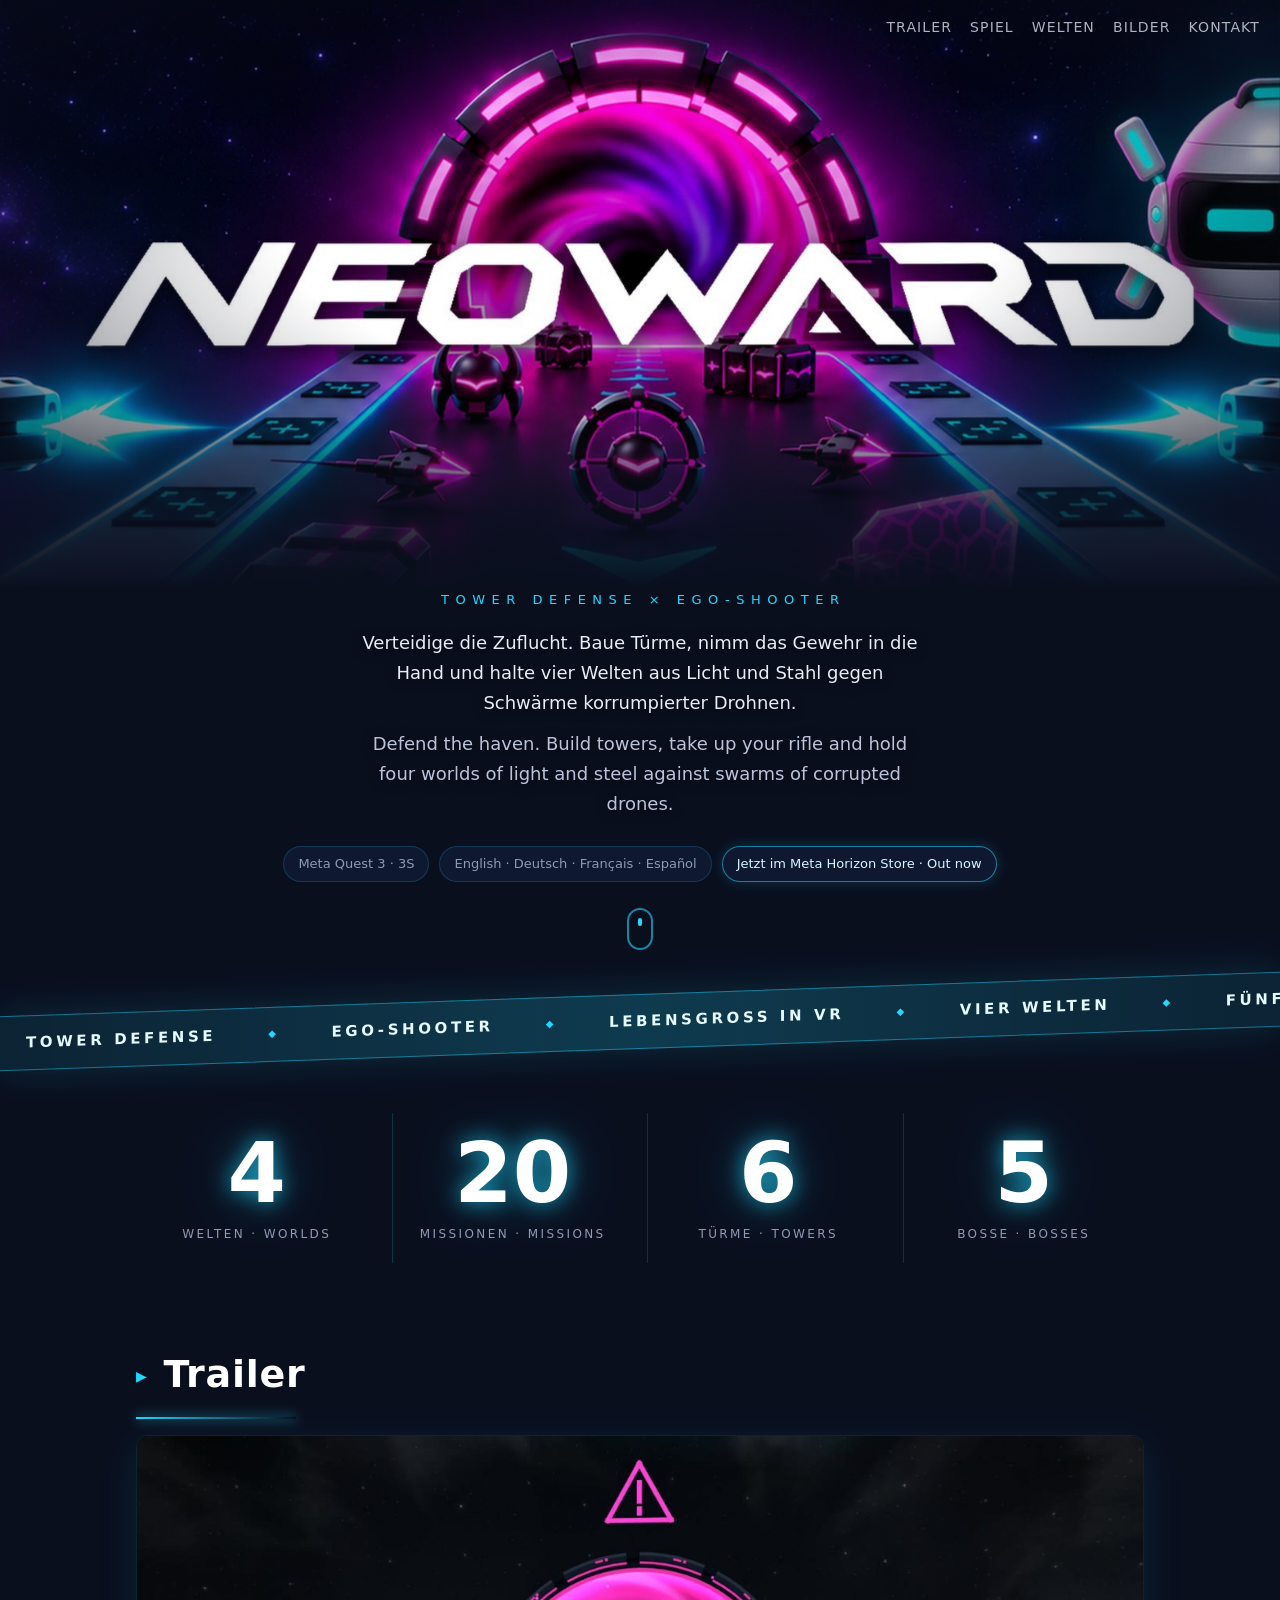
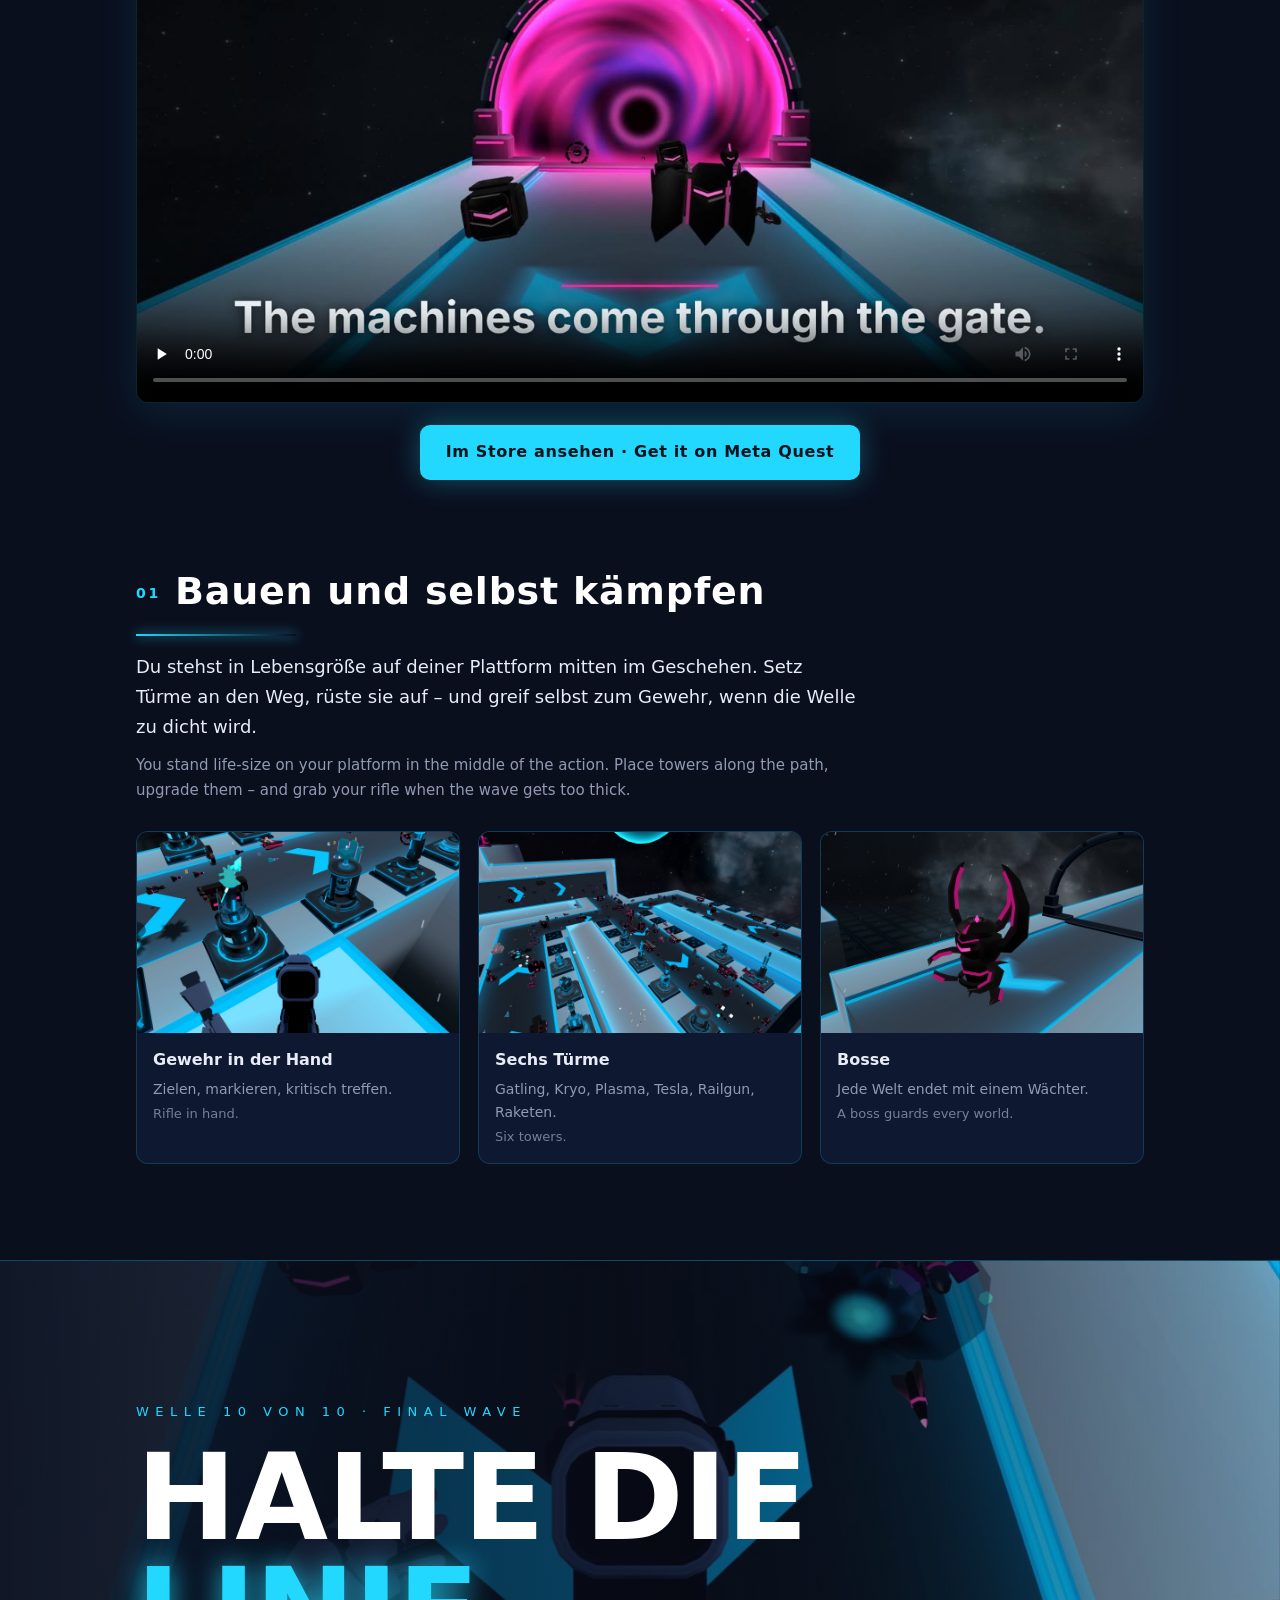
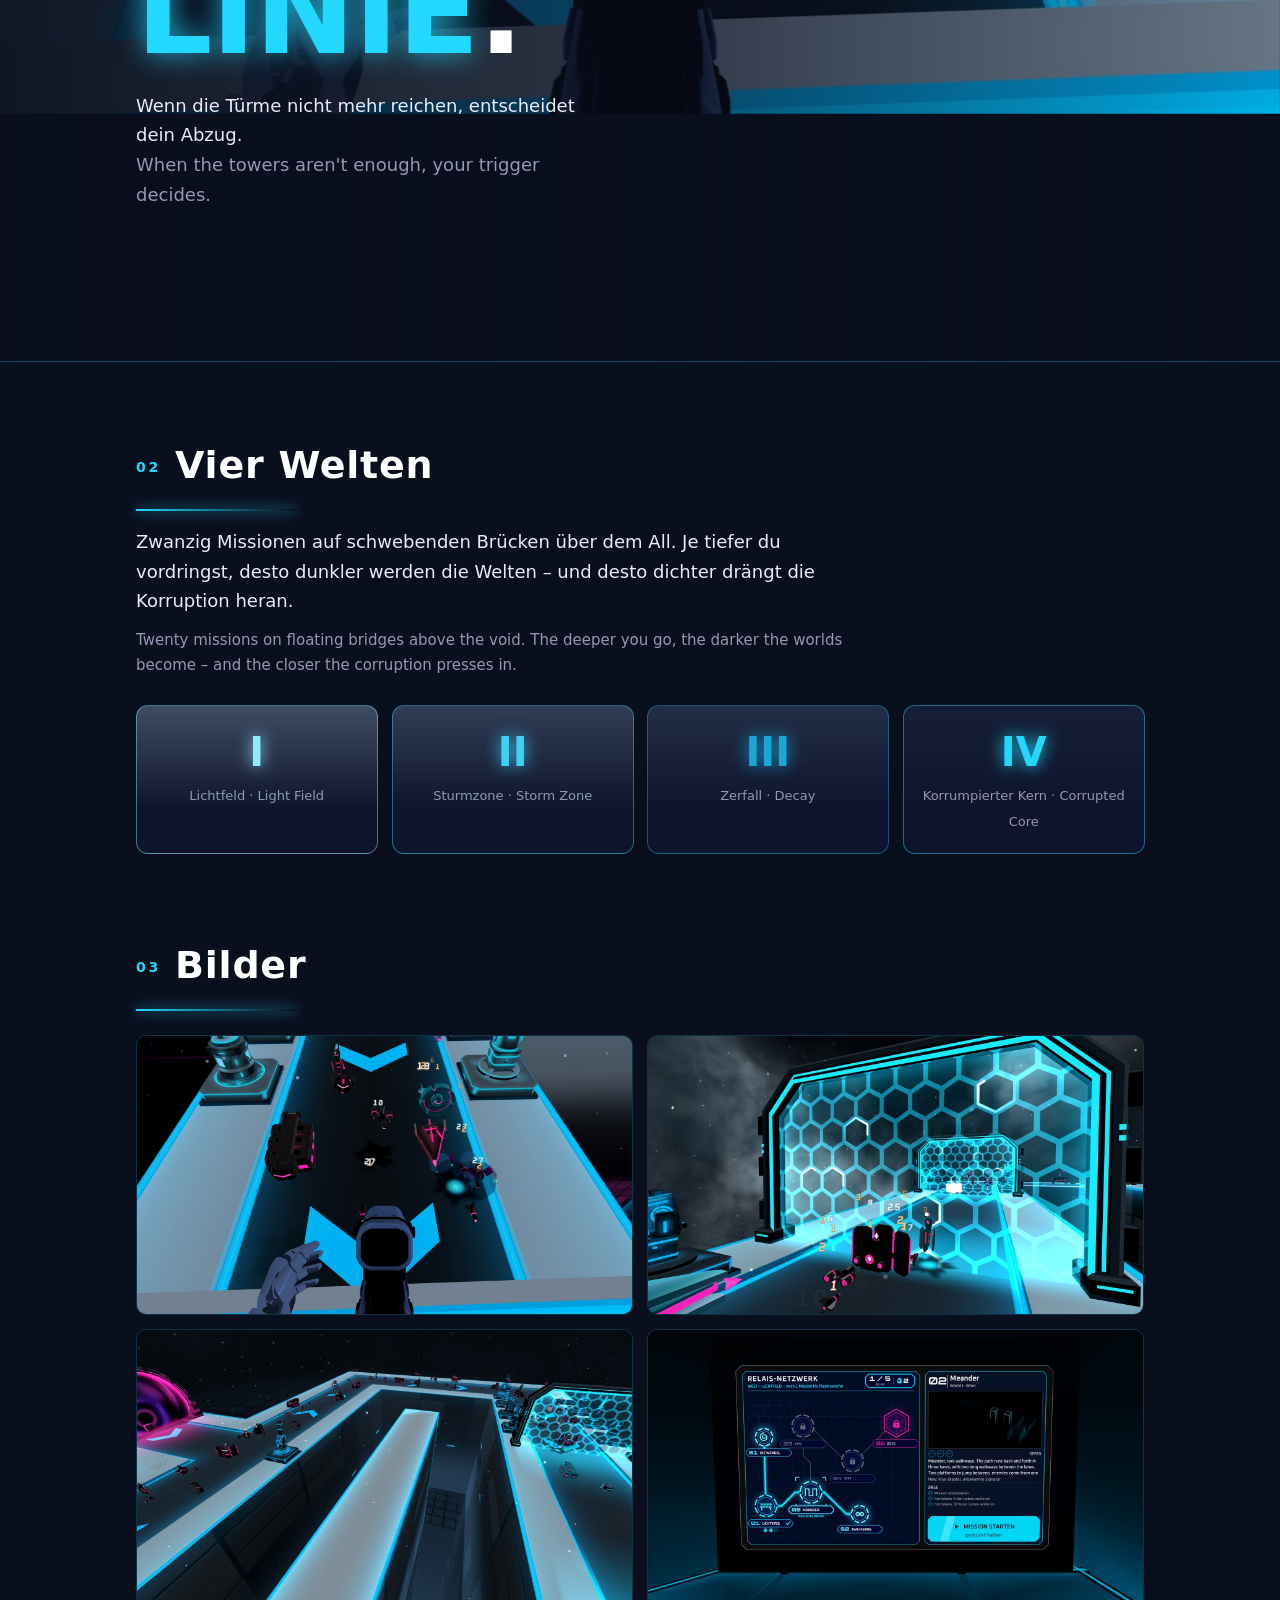
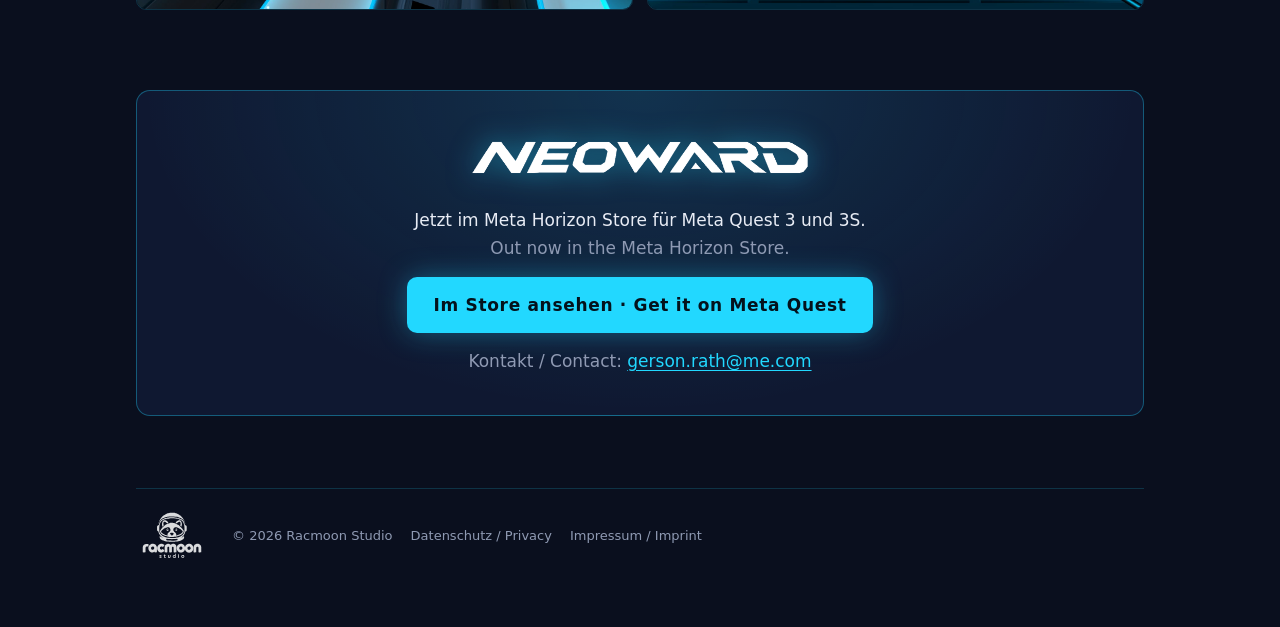
<file: index.html>
<!doctype html>
<html lang="de">
<head>
<meta charset="utf-8">
<meta name="viewport" content="width=device-width, initial-scale=1">
<title>NEOWARD – Tower Defense × Ego-Shooter für Meta Quest</title>
<meta name="description" content="NEOWARD – Tower Defense und Ego-Shooter für Meta Quest 3 und 3S. Baue Türme, nimm das Gewehr in die Hand und verteidige die Zuflucht.">
<meta property="og:type" content="website">
<meta property="og:title" content="NEOWARD – Tower Defense × Ego-Shooter">
<meta property="og:description" content="Für Meta Quest 3 · 3S. Jetzt im Meta Horizon Store.">
<meta property="og:image" content="https://neoward.github.io/img/og.jpg">
<meta name="theme-color" content="#0a0f1e">
<link rel="icon" href="img/gizmo_icon.png">
<link rel="apple-touch-icon" href="img/apple-touch-icon.png">
<link rel="stylesheet" href="style.css">
<script src="email.js" defer></script>
<script src="gizmo.js" defer></script>
<script src="fx.js" defer></script>
</head>
<body class="home">
<canvas id="stars" aria-hidden="true"></canvas>
<div class="progress" aria-hidden="true"></div>
<div class="reticle" aria-hidden="true"></div>
<header class="top">
  <a class="brand" href="#top"><img src="img/logo.png" alt="NEOWARD" width="1400" height="207"></a>
  <nav><a href="#trailer">Trailer</a><a href="#spiel">Spiel</a><a href="#welten">Welten</a><a href="#bilder">Bilder</a><a href="#kontakt">Kontakt</a></nav>
</header>

<section class="hero" id="top">
  <picture class="hero-art" data-parallax="0.3">
    <source media="(max-width: 700px)" srcset="img/banner_hoch.jpg">
    <img src="img/banner.jpg" alt="NEOWARD: Türme am Weg, das Gegner-Tor und Gizmo" width="2400" height="720">
  </picture>
  <div class="sweep" aria-hidden="true"></div>
  <div class="hero-in">
    <p class="kicker">Tower Defense × Ego-Shooter</p>
    <p class="tag">Verteidige die Zuflucht. Baue Türme, nimm das Gewehr in die Hand und halte vier Welten aus Licht und
    Stahl gegen Schwärme korrumpierter Drohnen.</p>
    <p class="tag en">Defend the haven. Build towers, take up your rifle and hold four worlds of light and steel against
    swarms of corrupted drones.</p>
    <div class="badges"><span class="badge">Meta Quest 3 · 3S</span><span class="badge">English · Deutsch · Français · Español</span><a class="badge hot" href="https://www.meta.com/de-de/experiences/neoward/1416411451551655/" target="_blank" rel="noopener">Jetzt im Meta Horizon Store · Out now</a></div>
    <a class="down" href="#spiel" aria-label="Weiter"><span></span></a>
  </div>
</section>

<div class="ticker" aria-hidden="true"><div class="run">
  <span>Tower Defense</span><span>Ego-Shooter</span><span>Lebensgroß in VR</span><span>Vier Welten</span><span>Fünf Bosse</span><span>Sechs Türme</span><span>Verteidige die Zuflucht</span><span>Defend the haven</span>
  <span>Tower Defense</span><span>Ego-Shooter</span><span>Lebensgroß in VR</span><span>Vier Welten</span><span>Fünf Bosse</span><span>Sechs Türme</span><span>Verteidige die Zuflucht</span><span>Defend the haven</span>
</div></div>

<main>
  <section class="stats block">
    <div><b data-n="4">4</b><span>Welten · Worlds</span></div>
    <div><b data-n="20">20</b><span>Missionen · Missions</span></div>
    <div><b data-n="6">6</b><span>Türme · Towers</span></div>
    <div><b data-n="5">5</b><span>Bosse · Bosses</span></div>
  </section>

  <section class="block" id="trailer" data-gizmo="Der Trailer. Ich bin auch drin! · Watch the trailer.">
    <h2><span>▶</span>Trailer</h2>
    <div class="video"><video controls playsinline preload="none" poster="img/trailer_poster.jpg" width="1280" height="720">
      <source src="video/neoward_trailer.mp4" type="video/mp4">
      <a href="video/neoward_trailer.mp4">Trailer ansehen / Watch the trailer</a>
    </video></div>
    <p class="buyrow"><a class="buy" href="https://www.meta.com/de-de/experiences/neoward/1416411451551655/" target="_blank" rel="noopener">Im Store ansehen · Get it on Meta Quest</a></p>
  </section>

  <section class="block" id="spiel" data-gizmo="Ich bin Gizmo, deine Begleiterin. Du baust, ich funke! · I'm Gizmo, your companion.">
    <h2><span>01</span>Bauen und selbst kämpfen</h2>
    <p class="lead">Du stehst in Lebensgröße auf deiner Plattform mitten im Geschehen. Setz Türme an den Weg, rüste sie
    auf – und greif selbst zum Gewehr, wenn die Welle zu dicht wird.</p>
    <p class="lead en">You stand life-size on your platform in the middle of the action. Place towers along the path,
    upgrade them – and grab your rifle when the wave gets too thick.</p>
    <div class="feats">
      <figure class="feat tilt"><img src="img/s1.jpg" alt="Blick aus den Augen mit Gewehr" loading="lazy" width="1600" height="900"><figcaption><b>Gewehr in der Hand</b>Zielen, markieren, kritisch treffen. <i>Rifle in hand.</i></figcaption></figure>
      <figure class="feat tilt"><img src="img/s2.jpg" alt="Übersicht: Türme an den Bahnen gegen eine Welle" loading="lazy" width="1600" height="900"><figcaption><b>Sechs Türme</b>Gatling, Kryo, Plasma, Tesla, Railgun, Raketen. <i>Six towers.</i></figcaption></figure>
      <figure class="feat tilt"><img src="img/s3.jpg" alt="Sichelwächter Kael, der Boss der zweiten Welt" loading="lazy" width="1600" height="900"><figcaption><b>Bosse</b>Jede Welt endet mit einem Wächter. <i>A boss guards every world.</i></figcaption></figure>
    </div>
  </section>

  <section class="wave" aria-label="Die Welle">
    <div class="wave-art" data-parallax="-0.12"><img src="img/s4.jpg" alt="Blick vom Standplatz in eine dichte Welle" loading="lazy" width="1600" height="900"></div>
    <div class="wave-in">
      <p class="kicker">Welle 10 von 10 · Final wave</p>
      <p class="big">Halte die <em>Linie</em>.</p>
      <p class="lead">Wenn die Türme nicht mehr reichen, entscheidet dein Abzug.<br><span class="muted">When the towers aren't enough, your trigger decides.</span></p>
    </div>
  </section>

  <section class="block" id="welten" data-gizmo="Vier Welten, zwanzig Missionen. Je tiefer wir gehen, desto dunkler wird es … · Four worlds, twenty missions.">
    <h2><span>02</span>Vier Welten</h2>
    <p class="lead">Zwanzig Missionen auf schwebenden Brücken über dem All. Je tiefer du vordringst, desto dunkler werden
    die Welten – und desto dichter drängt die Korruption heran.</p>
    <p class="lead en">Twenty missions on floating bridges above the void. The deeper you go, the darker the worlds become
    – and the closer the corruption presses in.</p>
    <div class="worlds">
      <div class="world tilt" style="--w:#8eeaff;--k:.34"><b>I</b><span>Lichtfeld · Light Field</span></div>
      <div class="world tilt" style="--w:#3fd0f5;--k:.24"><b>II</b><span>Sturmzone · Storm Zone</span></div>
      <div class="world tilt" style="--w:#1aa6d6;--k:.14"><b>III</b><span>Zerfall · Decay</span></div>
      <div class="world tilt" style="--w:#22d8ff;--k:.05"><b>IV</b><span>Korrumpierter Kern · Corrupted Core</span></div>
    </div>
  </section>

  <section class="block" id="bilder" data-gizmo="Bilder direkt aus dem Spiel. Sieht gut aus, oder? · Straight from the game.">
    <h2><span>03</span>Bilder</h2>
    <div class="gallery">
      <a class="shot" href="img/s4.jpg" target="_blank" rel="noopener"><img src="img/s4.jpg" alt="Hand am Gewehr, Blick vom Standplatz in eine dichte Welle" loading="lazy" width="1600" height="900"></a>
      <a class="shot" href="img/s5.jpg" target="_blank" rel="noopener"><img src="img/s5.jpg" alt="Gegner vor dem Wabentor der Zuflucht" loading="lazy" width="1600" height="900"></a>
      <a class="shot" href="img/s6.jpg" target="_blank" rel="noopener"><img src="img/s6.jpg" alt="Wege und Türme in Welt I, hinten Gegner-Tor und Zuflucht" loading="lazy" width="1600" height="900"></a>
      <a class="shot" href="img/s7.jpg" target="_blank" rel="noopener"><img src="img/s7.jpg" alt="Levelauswahl: das Relaisnetz" loading="lazy" width="1600" height="900"></a>
    </div>
  </section>

  <section class="block" id="kontakt" data-gizmo="Jetzt im Meta Horizon Store. Ich warte schon auf dich! · Out now!">
    <div class="cta">
      <img src="img/logo.png" alt="NEOWARD" width="1400" height="207">
      <p>Jetzt im Meta Horizon Store für Meta Quest 3 und 3S.<br><span class="muted">Out now in the Meta Horizon Store.</span></p>
      <p><a class="buy" href="https://www.meta.com/de-de/experiences/neoward/1416411451551655/" target="_blank" rel="noopener">Im Store ansehen · Get it on Meta Quest</a></p>
      <p class="muted small">Kontakt / Contact: <span class="em" data-u="htar.nosreg" data-d="moc.em">gerson.rath [at] me [punkt] com</span></p>
    </div>
  </section>

  <footer><img class="studio" src="img/racmoon_studio.svg" alt="racmoon studio" width="72" height="54"><span>© 2026 Racmoon Studio</span><a href="datenschutz.html">Datenschutz / Privacy</a><a href="impressum.html">Impressum / Imprint</a></footer>
</main>

<aside class="gizmo" aria-hidden="true">
  <div class="bubble" id="gizmo-say"></div>
  <img src="img/gizmo.png" alt="" width="356" height="358">
</aside>
<div class="lightbox" hidden><img alt=""></div>
</body>
</html>
</file>
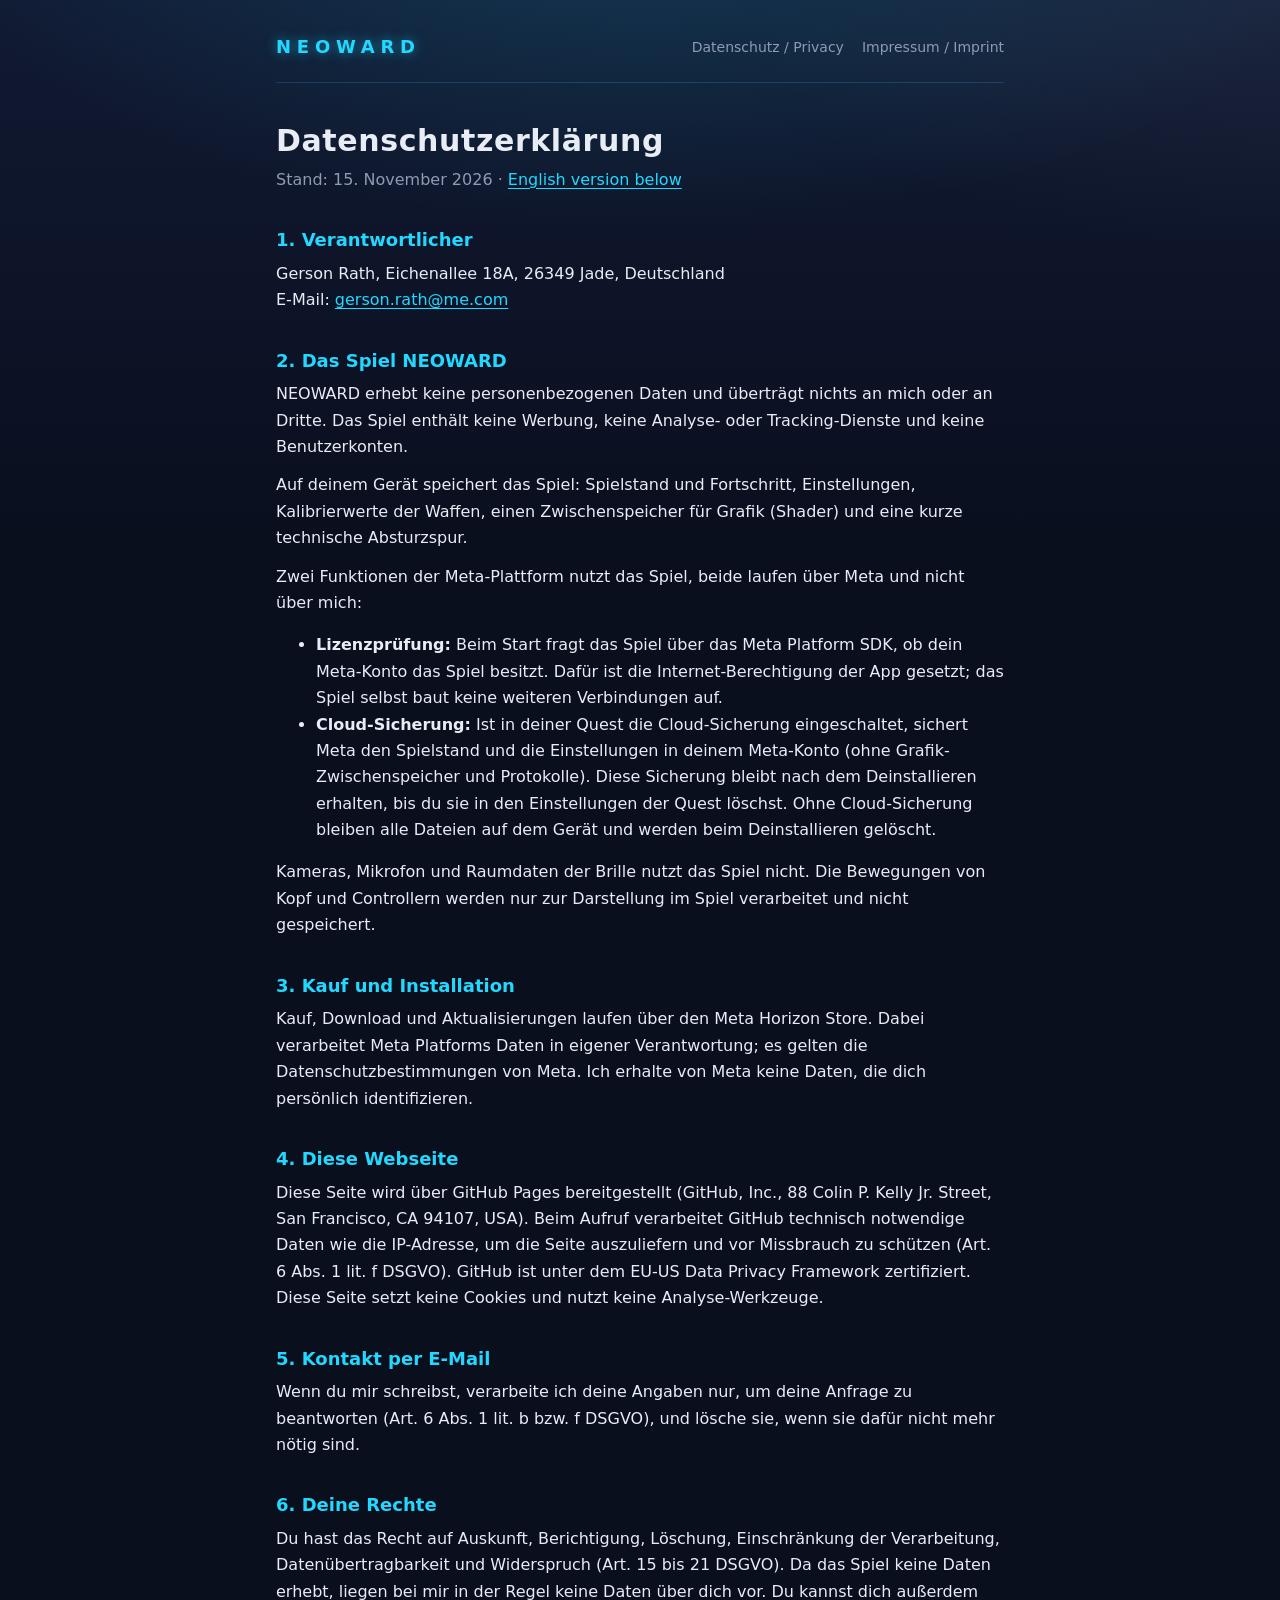
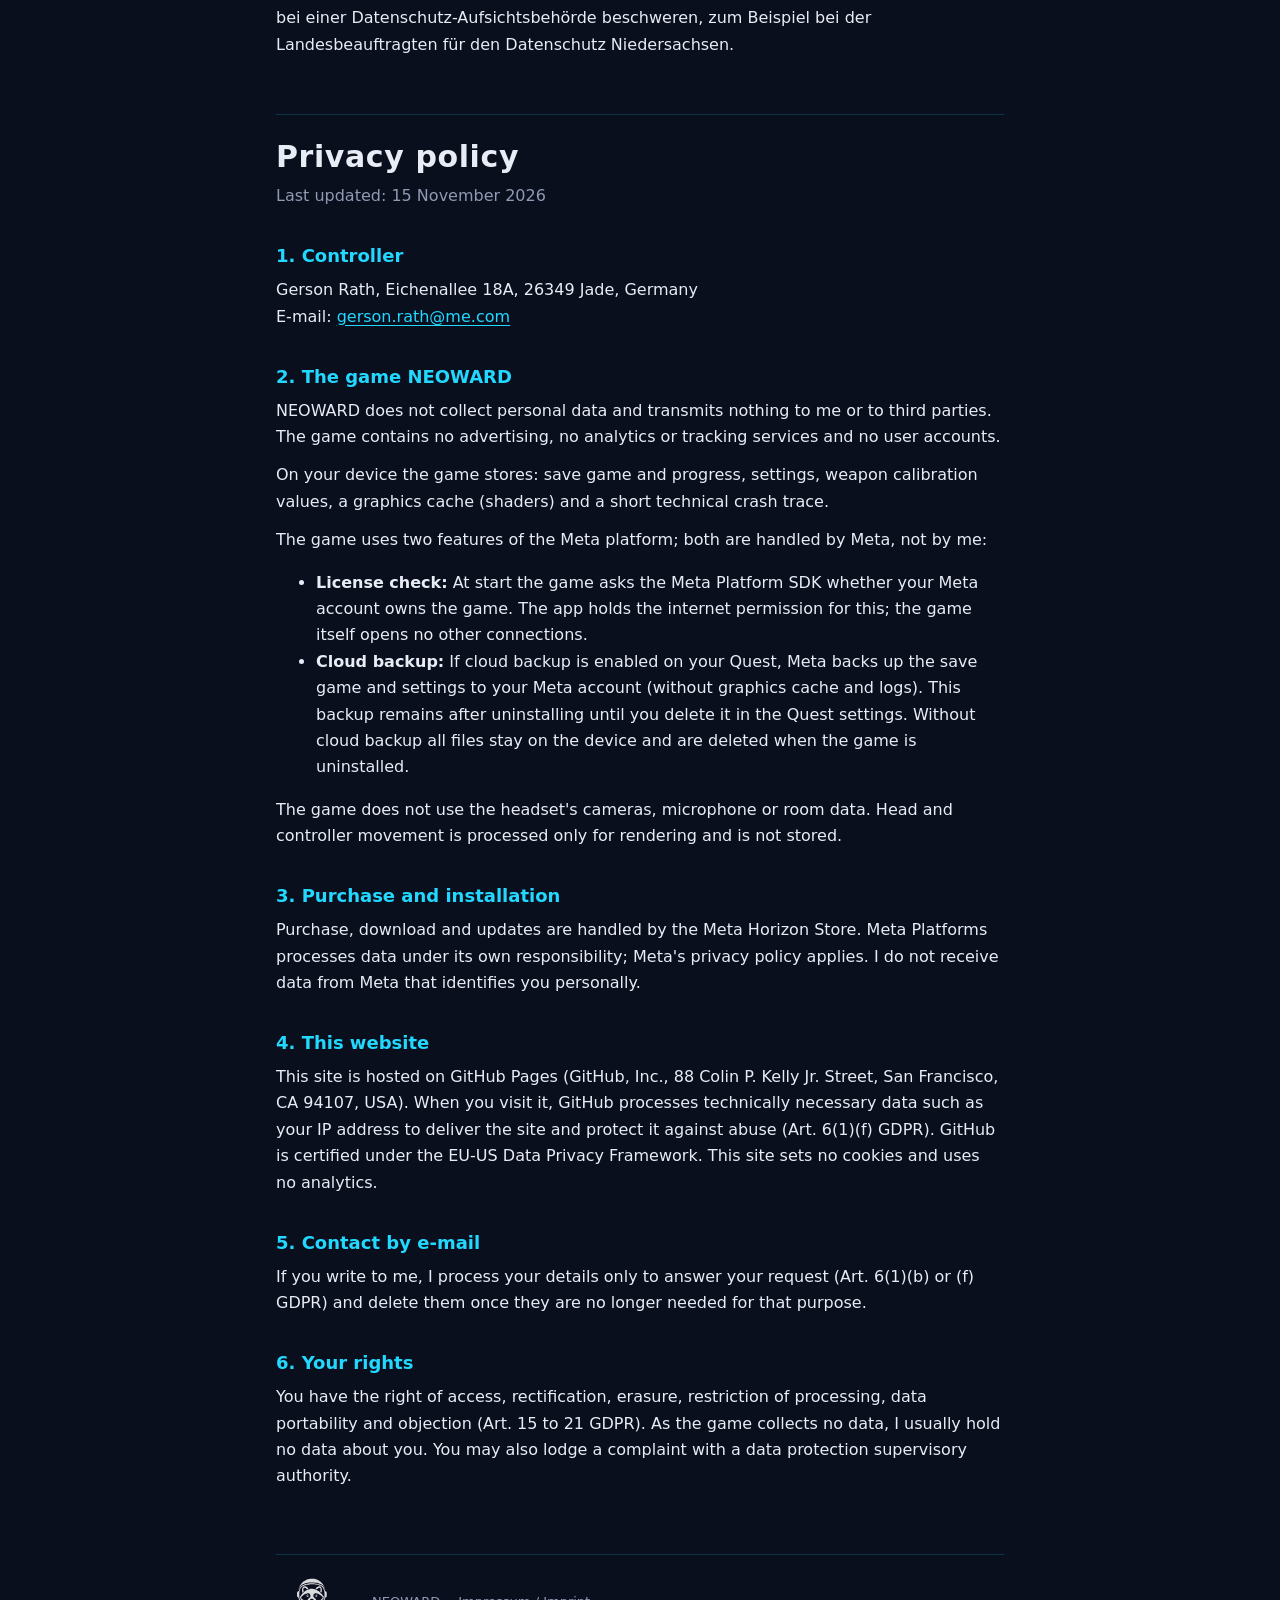
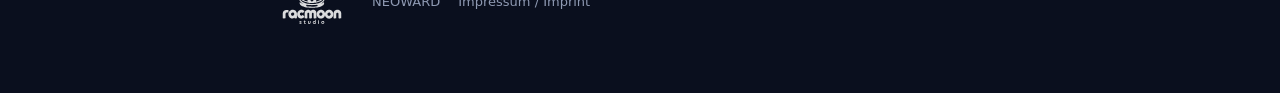
<file: datenschutz.html>
<!doctype html>
<html lang="de">
<head>
<meta charset="utf-8">
<meta name="viewport" content="width=device-width, initial-scale=1">
<title>Datenschutz – NEOWARD</title>
<link rel="stylesheet" href="style.css">
<script src="email.js" defer></script>
</head>
<body>
<main>
<header><a class="logo" href="index.html">NEOWARD</a>
<nav><a href="datenschutz.html">Datenschutz / Privacy</a><a href="impressum.html">Impressum / Imprint</a></nav></header>

<h1>Datenschutzerklärung</h1>
<p class="muted">Stand: 15. November 2026 · <a href="#en">English version below</a></p>

<h2>1. Verantwortlicher</h2>
<p>Gerson Rath, Eichenallee 18A, 26349 Jade, Deutschland<br>
E-Mail: <span class="em" data-u="htar.nosreg" data-d="moc.em">gerson.rath [at] me [punkt] com</span></p>

<h2>2. Das Spiel NEOWARD</h2>
<p>NEOWARD erhebt keine personenbezogenen Daten und überträgt nichts an mich oder an Dritte. Das Spiel enthält keine
Werbung, keine Analyse- oder Tracking-Dienste und keine Benutzerkonten.</p>
<p>Auf deinem Gerät speichert das Spiel: Spielstand und Fortschritt, Einstellungen, Kalibrierwerte der Waffen, einen
Zwischenspeicher für Grafik (Shader) und eine kurze technische Absturzspur.</p>
<p>Zwei Funktionen der Meta-Plattform nutzt das Spiel, beide laufen über Meta und nicht über mich:</p>
<ul>
<li><b>Lizenzprüfung:</b> Beim Start fragt das Spiel über das Meta Platform SDK, ob dein Meta-Konto das Spiel
besitzt. Dafür ist die Internet-Berechtigung der App gesetzt; das Spiel selbst baut keine weiteren Verbindungen auf.</li>
<li><b>Cloud-Sicherung:</b> Ist in deiner Quest die Cloud-Sicherung eingeschaltet, sichert Meta den Spielstand und
die Einstellungen in deinem Meta-Konto (ohne Grafik-Zwischenspeicher und Protokolle). Diese Sicherung bleibt nach dem
Deinstallieren erhalten, bis du sie in den Einstellungen der Quest löschst. Ohne Cloud-Sicherung bleiben alle Dateien
auf dem Gerät und werden beim Deinstallieren gelöscht.</li>
</ul>
<p>Kameras, Mikrofon und Raumdaten der Brille nutzt das Spiel nicht. Die Bewegungen von Kopf und Controllern werden
nur zur Darstellung im Spiel verarbeitet und nicht gespeichert.</p>

<h2>3. Kauf und Installation</h2>
<p>Kauf, Download und Aktualisierungen laufen über den Meta Horizon Store. Dabei verarbeitet Meta Platforms Daten in
eigener Verantwortung; es gelten die Datenschutzbestimmungen von Meta. Ich erhalte von Meta keine Daten, die dich
persönlich identifizieren.</p>

<h2>4. Diese Webseite</h2>
<p>Diese Seite wird über GitHub Pages bereitgestellt (GitHub, Inc., 88 Colin P. Kelly Jr. Street, San Francisco,
CA 94107, USA). Beim Aufruf verarbeitet GitHub technisch notwendige Daten wie die IP-Adresse, um die Seite
auszuliefern und vor Missbrauch zu schützen (Art. 6 Abs. 1 lit. f DSGVO). GitHub ist unter dem EU-US Data Privacy
Framework zertifiziert. Diese Seite setzt keine Cookies und nutzt keine Analyse-Werkzeuge.</p>

<h2>5. Kontakt per E-Mail</h2>
<p>Wenn du mir schreibst, verarbeite ich deine Angaben nur, um deine Anfrage zu beantworten (Art. 6 Abs. 1 lit. b
bzw. f DSGVO), und lösche sie, wenn sie dafür nicht mehr nötig sind.</p>

<h2>6. Deine Rechte</h2>
<p>Du hast das Recht auf Auskunft, Berichtigung, Löschung, Einschränkung der Verarbeitung, Datenübertragbarkeit und
Widerspruch (Art. 15 bis 21 DSGVO). Da das Spiel keine Daten erhebt, liegen bei mir in der Regel keine Daten über
dich vor. Du kannst dich außerdem bei einer Datenschutz-Aufsichtsbehörde beschweren, zum Beispiel bei der
Landesbeauftragten für den Datenschutz Niedersachsen.</p>

<section class="lang" id="en" lang="en">
<h1>Privacy policy</h1>
<p class="muted">Last updated: 15 November 2026</p>

<h2>1. Controller</h2>
<p>Gerson Rath, Eichenallee 18A, 26349 Jade, Germany<br>
E-mail: <span class="em" data-u="htar.nosreg" data-d="moc.em">gerson.rath [at] me [punkt] com</span></p>

<h2>2. The game NEOWARD</h2>
<p>NEOWARD does not collect personal data and transmits nothing to me or to third parties. The game contains no
advertising, no analytics or tracking services and no user accounts.</p>
<p>On your device the game stores: save game and progress, settings, weapon calibration values, a graphics cache
(shaders) and a short technical crash trace.</p>
<p>The game uses two features of the Meta platform; both are handled by Meta, not by me:</p>
<ul>
<li><b>License check:</b> At start the game asks the Meta Platform SDK whether your Meta account owns the game. The
app holds the internet permission for this; the game itself opens no other connections.</li>
<li><b>Cloud backup:</b> If cloud backup is enabled on your Quest, Meta backs up the save game and settings to your
Meta account (without graphics cache and logs). This backup remains after uninstalling until you delete it in the
Quest settings. Without cloud backup all files stay on the device and are deleted when the game is uninstalled.</li>
</ul>
<p>The game does not use the headset's cameras, microphone or room data. Head and controller movement is processed
only for rendering and is not stored.</p>

<h2>3. Purchase and installation</h2>
<p>Purchase, download and updates are handled by the Meta Horizon Store. Meta Platforms processes data under its own
responsibility; Meta's privacy policy applies. I do not receive data from Meta that identifies you personally.</p>

<h2>4. This website</h2>
<p>This site is hosted on GitHub Pages (GitHub, Inc., 88 Colin P. Kelly Jr. Street, San Francisco, CA 94107, USA).
When you visit it, GitHub processes technically necessary data such as your IP address to deliver the site and
protect it against abuse (Art. 6(1)(f) GDPR). GitHub is certified under the EU-US Data Privacy Framework. This site
sets no cookies and uses no analytics.</p>

<h2>5. Contact by e-mail</h2>
<p>If you write to me, I process your details only to answer your request (Art. 6(1)(b) or (f) GDPR) and delete them
once they are no longer needed for that purpose.</p>

<h2>6. Your rights</h2>
<p>You have the right of access, rectification, erasure, restriction of processing, data portability and objection
(Art. 15 to 21 GDPR). As the game collects no data, I usually hold no data about you. You may also lodge a complaint
with a data protection supervisory authority.</p>
</section>

<footer><img class="studio" src="img/racmoon_studio.svg" alt="racmoon studio" width="72" height="54"><a href="index.html">NEOWARD</a><a href="impressum.html">Impressum / Imprint</a></footer>
</main>
</body>
</html>
</file>
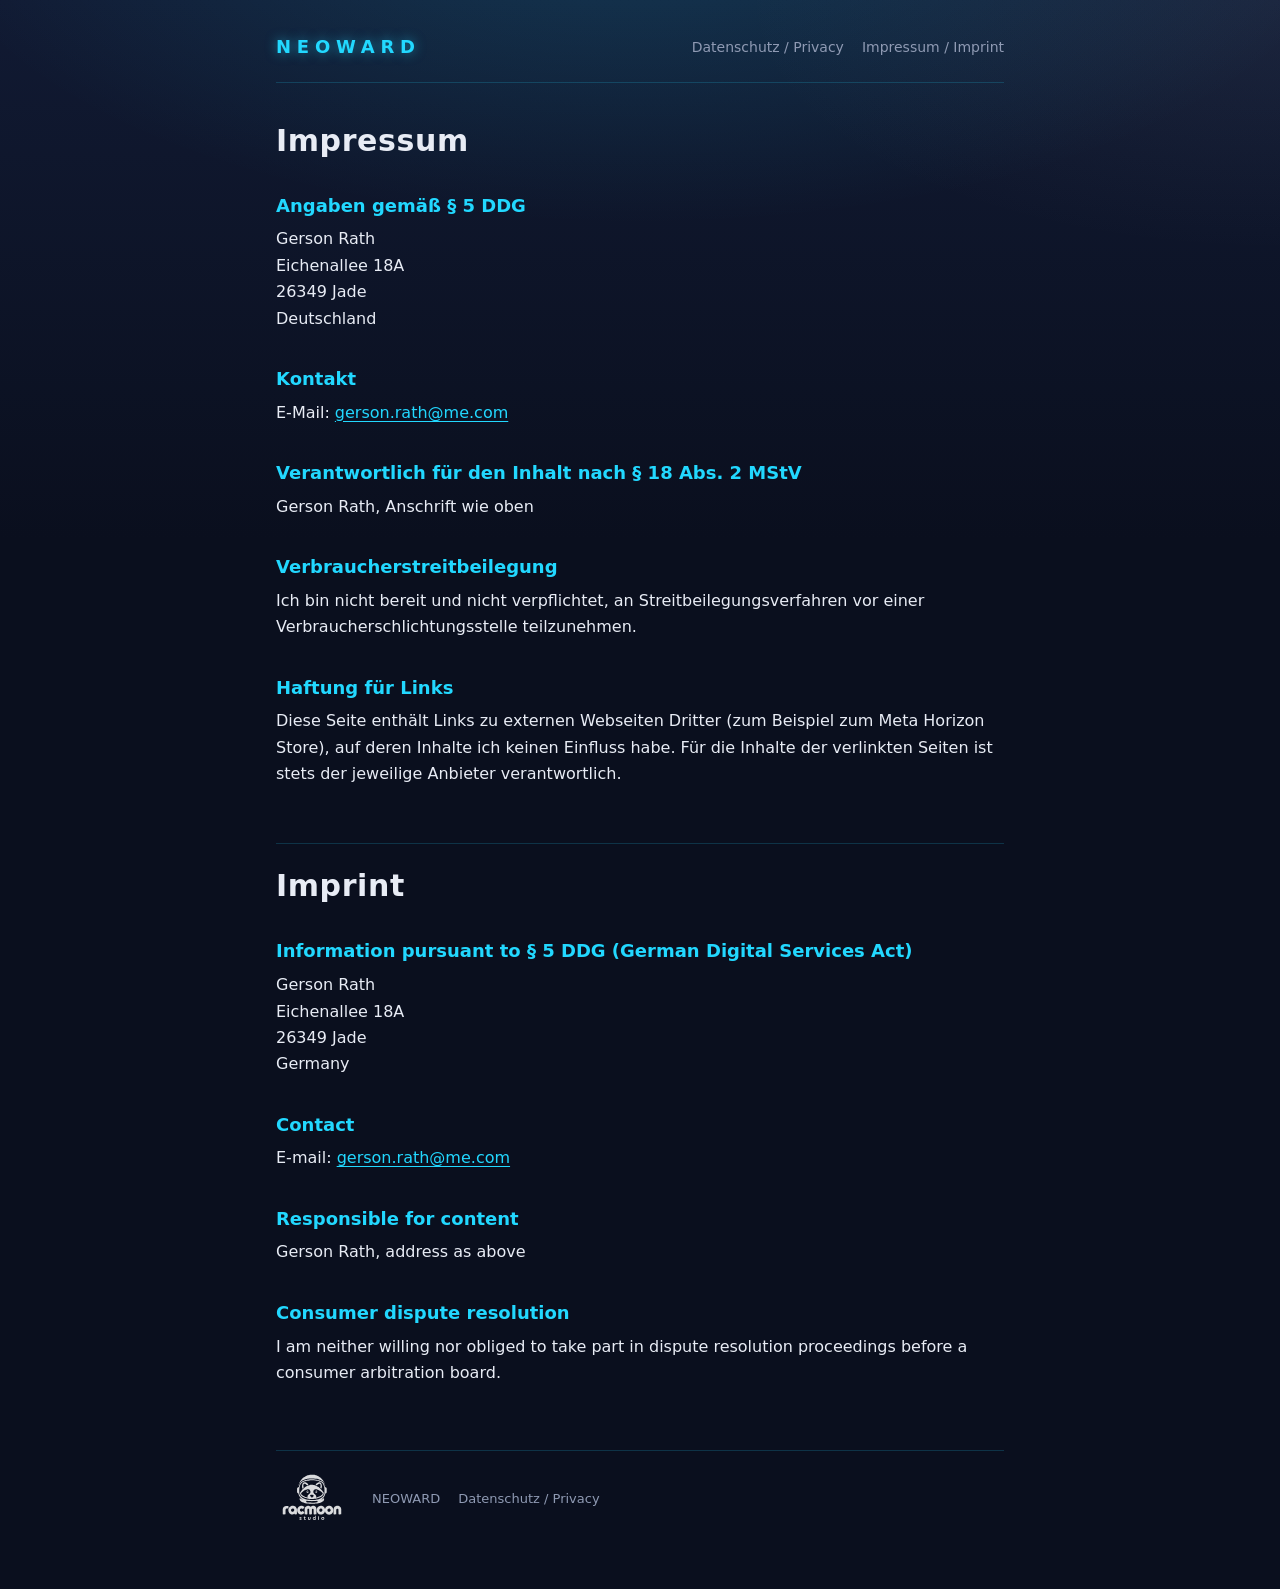
<file: impressum.html>
<!doctype html>
<html lang="de">
<head>
<meta charset="utf-8">
<meta name="viewport" content="width=device-width, initial-scale=1">
<title>Impressum – NEOWARD</title>
<link rel="stylesheet" href="style.css">
<script src="email.js" defer></script>
</head>
<body>
<main>
<header><a class="logo" href="index.html">NEOWARD</a>
<nav><a href="datenschutz.html">Datenschutz / Privacy</a><a href="impressum.html">Impressum / Imprint</a></nav></header>

<h1>Impressum</h1>
<h2>Angaben gemäß § 5 DDG</h2>
<p>Gerson Rath<br>Eichenallee 18A<br>26349 Jade<br>Deutschland</p>
<h2>Kontakt</h2>
<p>E-Mail: <span class="em" data-u="htar.nosreg" data-d="moc.em">gerson.rath [at] me [punkt] com</span></p>
<h2>Verantwortlich für den Inhalt nach § 18 Abs. 2 MStV</h2>
<p>Gerson Rath, Anschrift wie oben</p>
<h2>Verbraucherstreitbeilegung</h2>
<p>Ich bin nicht bereit und nicht verpflichtet, an Streitbeilegungsverfahren vor einer
Verbraucherschlichtungsstelle teilzunehmen.</p>
<h2>Haftung für Links</h2>
<p>Diese Seite enthält Links zu externen Webseiten Dritter (zum Beispiel zum Meta Horizon Store), auf deren Inhalte
ich keinen Einfluss habe. Für die Inhalte der verlinkten Seiten ist stets der jeweilige Anbieter verantwortlich.</p>

<section class="lang" lang="en">
<h1>Imprint</h1>
<h2>Information pursuant to § 5 DDG (German Digital Services Act)</h2>
<p>Gerson Rath<br>Eichenallee 18A<br>26349 Jade<br>Germany</p>
<h2>Contact</h2>
<p>E-mail: <span class="em" data-u="htar.nosreg" data-d="moc.em">gerson.rath [at] me [punkt] com</span></p>
<h2>Responsible for content</h2>
<p>Gerson Rath, address as above</p>
<h2>Consumer dispute resolution</h2>
<p>I am neither willing nor obliged to take part in dispute resolution proceedings before a consumer arbitration
board.</p>
</section>

<footer><img class="studio" src="img/racmoon_studio.svg" alt="racmoon studio" width="72" height="54"><a href="index.html">NEOWARD</a><a href="datenschutz.html">Datenschutz / Privacy</a></footer>
</main>
</body>
</html>
</file>
<file: style.css>
/* NEOWARD – Webseite. Farben wie im Spiel (seit 4.99.548): Navy und kühles Grau, Holo-Cyan für alles Eigene;
   Magenta nur sparsam für die Gegner (22.11.: weniger Magenta, wie in den aktuellen Screenshots) */
:root {
  --bg: #0a0f1e; --bg2: #111a33; --panel: rgba(18, 28, 58, 0.72);
  --text: #e8ecf5; --muted: #8f9ab3; --line: rgba(34, 216, 255, 0.18);
  --cyan: #22d8ff; --magenta: #ff289f; --steel: #9fb2c8;
}
* { box-sizing: border-box; }
html { background: var(--bg); }
body {
  margin: 0; min-height: 100vh; color: var(--text);
  font: 16px/1.65 system-ui, -apple-system, "Segoe UI", Roboto, sans-serif;
  background:
    radial-gradient(ellipse 80% 50% at 50% -10%, rgba(34, 216, 255, 0.16), transparent 70%),
    radial-gradient(ellipse 60% 40% at 100% 0%, rgba(159, 178, 200, 0.08), transparent 70%),
    linear-gradient(180deg, var(--bg2), var(--bg) 60%);
  background-attachment: fixed;
}
main { max-width: 760px; margin: 0 auto; padding: 32px 16px 64px; }
header { display: flex; justify-content: space-between; align-items: center; gap: 12px 16px; flex-wrap: wrap;
  padding-bottom: 20px; margin-bottom: 40px; border-bottom: 1px solid var(--line); }
.logo { font-weight: 700; letter-spacing: 0.32em; font-size: 18px; color: var(--cyan); text-decoration: none;
  text-shadow: 0 0 12px rgba(34, 216, 255, 0.55); }
nav a { color: var(--muted); text-decoration: none; margin-left: 18px; font-size: 14px; }
nav a:first-child { margin-left: 0; }
a { color: var(--cyan); text-underline-offset: 3px; }
a:hover, nav a:hover { color: var(--text); }
h1 { font-size: 30px; line-height: 1.2; margin: 0 0 8px; letter-spacing: 0.02em; }
h2 { font-size: 18px; margin: 32px 0 6px; color: var(--cyan); font-weight: 600; }
p { margin: 0 0 12px; }
.muted { color: var(--muted); }
section.lang { border-top: 1px solid var(--line); margin-top: 56px; padding-top: 24px; }

/* Startseite */
.hero { text-align: center; padding: 48px 0 40px; }
.hero .title { font-size: clamp(40px, 11vw, 76px); font-weight: 800; letter-spacing: 0.22em; margin: 0 0 12px;
  padding-left: 0.22em; color: #fff; text-shadow: 0 0 18px rgba(34, 216, 255, 0.7), 0 0 48px rgba(34, 216, 255, 0.35); }
.hero .line { width: 120px; height: 2px; margin: 0 auto 24px;
  background: linear-gradient(90deg, transparent, var(--cyan), transparent); }
.hero .tag { font-size: 18px; max-width: 560px; margin: 0 auto 12px; }
.hero .tag.en { font-size: 15px; color: var(--muted); }
.badges { display: flex; justify-content: center; flex-wrap: wrap; gap: 10px; margin-top: 28px; }
.badge { border: 1px solid var(--line); border-radius: 999px; padding: 6px 14px; font-size: 13px; color: var(--muted);
  background: var(--panel); }
.badge.hot { border-color: rgba(34, 216, 255, 0.55); color: #d6f7ff; box-shadow: 0 0 14px rgba(34, 216, 255, .18); }
.card { background: var(--panel); border: 1px solid var(--line); border-radius: 10px; padding: 18px 22px;
  margin-top: 32px; text-align: center; }

footer { margin-top: 64px; padding-top: 20px; border-top: 1px solid var(--line); color: var(--muted); font-size: 13px;
  display: flex; flex-wrap: wrap; gap: 8px 18px; }
footer a { color: var(--muted); text-decoration: none; }
footer a:hover { color: var(--text); }
footer { align-items: center; }
footer img.studio { height: 54px; width: auto; opacity: 0.85; margin-right: 6px; }
@media (max-width: 480px) { nav a { margin-left: 0; margin-right: 14px; } h1 { font-size: 25px; } }

/* ===== Startseite (neu): Logo, Parallax-Held, Gizmo als Begleiterin ===== */
html { scroll-behavior: smooth; }
body.home { overflow-x: hidden; }
.home main { max-width: 1040px; padding-top: 0; }
.top { position: fixed; inset: 0 0 auto 0; z-index: 20; display: flex; justify-content: space-between; align-items: center;
  gap: 12px; padding: 10px 20px; margin: 0; border: 0; background: rgba(7, 11, 26, 0); transition: background .3s, box-shadow .3s; }
.top.solid { background: rgba(7, 11, 26, 0.86); backdrop-filter: blur(8px); box-shadow: 0 1px 0 var(--line); }
.top .brand img { display: block; height: 34px; width: auto; opacity: 0; transform: translateY(-6px); transition: opacity .3s, transform .3s;
  filter: drop-shadow(0 0 8px rgba(34, 216, 255, .5)); }
.top.solid .brand img { opacity: 1; transform: none; }
.top nav a { color: var(--text); opacity: .75; font-size: 14px; letter-spacing: .08em; text-transform: uppercase; }
.top nav a:hover { opacity: 1; color: var(--cyan); }

.home .hero { position: relative; padding: 0; text-align: center; overflow: hidden; }
.hero-art { display: block; position: relative; will-change: transform; }
.hero-art img { display: block; width: 100%; height: auto; }
.hero-art::after { content: ""; position: absolute; inset: auto 0 0 0; height: 45%;
  background: linear-gradient(180deg, transparent, var(--bg)); }
.hero-in { position: relative; max-width: 760px; margin: -40px auto 0; padding: 0 16px 24px; }
.kicker { margin: 0 0 18px; letter-spacing: .5em; padding-left: .5em; text-transform: uppercase; font-size: 13px; color: var(--cyan);
  animation: rise 1s .15s ease-out both; }
.home .hero .tag { font-size: 18px; animation: rise 1s .3s ease-out both; }
.home .hero .tag.en { color: #b9c3da; }
.home .badges { animation: rise 1s .45s ease-out both; }
@keyframes rise { from { opacity: 0; transform: translateY(18px); } to { opacity: 1; transform: none; } }

.block { padding: 72px 0 8px; opacity: 0; transform: translateY(24px); transition: opacity .7s, transform .7s; }
.block.seen { opacity: 1; transform: none; }
.block h2 { font-size: clamp(26px, 4.5vw, 38px); color: #fff; margin: 0 0 16px; font-weight: 800; letter-spacing: .02em; }
.block h2 span { display: inline-block; font-size: 14px; color: var(--cyan); letter-spacing: .2em; margin-right: 14px;
  vertical-align: middle; font-weight: 700; }
.lead { font-size: 18px; max-width: 720px; }
.lead.en { font-size: 15px; color: var(--muted); }

.feats { display: grid; grid-template-columns: repeat(3, 1fr); gap: 18px; margin-top: 28px; }
.feat { margin: 0; background: var(--panel); border: 1px solid var(--line); border-radius: 12px; overflow: hidden;
  transition: transform .25s, border-color .25s, box-shadow .25s; }
.feat:hover { transform: translateY(-4px); border-color: rgba(34, 216, 255, .55); box-shadow: 0 10px 40px rgba(34, 216, 255, .12); }
.feat img { display: block; width: 100%; height: auto; aspect-ratio: 16 / 10; object-fit: cover; }
.feat figcaption { padding: 14px 16px 16px; font-size: 14px; color: var(--muted); }
.feat figcaption b { display: block; color: var(--text); font-size: 16px; margin-bottom: 4px; }
.feat figcaption i { display: block; font-style: normal; font-size: 13px; opacity: .8; margin-top: 2px; }

.worlds { display: grid; grid-template-columns: repeat(4, 1fr); gap: 14px; margin-top: 28px; }
.world { position: relative; border-radius: 12px; padding: 26px 12px 18px; text-align: center; overflow: hidden;
  background: linear-gradient(180deg, rgba(159, 178, 200, var(--k)), rgba(7, 11, 26, .2) 70%), var(--panel);
  border: 1px solid color-mix(in srgb, var(--w) 45%, transparent); }
.world b { display: block; font-size: 40px; line-height: 1; color: var(--w); text-shadow: 0 0 16px var(--w); margin-bottom: 10px; }
.world span { font-size: 13px; color: var(--muted); }

.gallery { display: grid; grid-template-columns: repeat(2, 1fr); gap: 14px; margin-top: 24px; }
.gallery a { display: block; border-radius: 10px; overflow: hidden; border: 1px solid var(--line); }
.gallery img { display: block; width: 100%; height: auto; aspect-ratio: 16 / 9; object-fit: cover; transition: transform .4s; }
.gallery a:hover img { transform: scale(1.04); }

.cta { text-align: center; padding: 40px 20px; border-radius: 14px; border: 1px solid rgba(34, 216, 255, .35);
  background: radial-gradient(ellipse at 50% 0%, rgba(34, 216, 255, .14), transparent 70%), var(--panel); }
.cta img { width: min(360px, 70vw); height: auto; filter: drop-shadow(0 0 14px rgba(34, 216, 255, .5)); }
.cta p { font-size: 17px; margin: 14px 0 0; }
.small { font-size: 14px; }

/* Gizmo: schwebt mit, bleibt am Rand stehen, spricht je Abschnitt */
.gizmo { position: fixed; right: 18px; bottom: 18px; z-index: 30; width: 150px; pointer-events: none; opacity: 0;
  visibility: hidden; transition: opacity .5s, visibility .5s; }
.gizmo.on { opacity: 1; visibility: visible; }
.gizmo img { display: block; width: 100%; height: auto; animation: hover 4.5s ease-in-out infinite;
  filter: drop-shadow(0 10px 18px rgba(34, 216, 255, .35)); }
.gizmo .bubble { position: absolute; right: 120px; bottom: 112px; width: 230px; padding: 10px 14px; border-radius: 14px 14px 4px 14px;
  background: rgba(10, 18, 42, .92); border: 1px solid rgba(34, 216, 255, .5); color: var(--text); font-size: 13px; line-height: 1.45;
  box-shadow: 0 6px 24px rgba(0, 0, 0, .4); opacity: 0; transform: translateY(6px) scale(.97); transition: opacity .35s, transform .35s; }
.gizmo .bubble.on { opacity: 1; transform: none; }
@keyframes hover { 0%, 100% { transform: translateY(0) rotate(-2deg); } 50% { transform: translateY(-12px) rotate(2deg); } }

@media (max-width: 760px) {
  .feats { grid-template-columns: 1fr; }
  .worlds { grid-template-columns: repeat(2, 1fr); }
  .gallery { grid-template-columns: 1fr; }
  .top nav { display: none; }
  .top .brand img { height: 22px; }
  .home main { padding-bottom: 150px; }
  .hero-in { margin-top: -24px; }
  .gizmo { width: 96px; right: 10px; bottom: 10px; }
  .gizmo .bubble { right: 70px; bottom: 76px; width: 190px; font-size: 12px; }
}
@media (prefers-reduced-motion: reduce) {
  html { scroll-behavior: auto; }
  .gizmo img, .kicker, .home .hero .tag, .home .badges { animation: none; }
  .block { opacity: 1; transform: none; transition: none; }
}

/* ===== 22.11. „krasser“: Vollbild-Held, Sternenfeld, Zielkreuz, Zahlen, Laufband, Welle, Bildbetrachter ===== */
#stars { position: fixed; inset: 0; width: 100%; height: 100%; z-index: -1; pointer-events: none; }
.progress { position: fixed; top: 0; left: 0; height: 2px; width: 100%; z-index: 40; transform-origin: 0 50%; transform: scaleX(0);
  background: linear-gradient(90deg, transparent, var(--cyan)); box-shadow: 0 0 10px var(--cyan); }

/* Held füllt den Schirm */
.home .hero { min-height: 100svh; display: flex; flex-direction: column; justify-content: flex-end; }
.home .hero .hero-art { position: relative; height: min(46vw, 100svh - 300px); min-height: 360px; overflow: hidden; }
.home .hero .hero-art img { width: 100%; height: 100%; object-fit: cover; object-position: 50% 45%; animation: zoom 18s ease-out both, lit 1.8s ease-out both; }
.hero-art::before { content: ""; position: absolute; inset: 0; z-index: 1;
  background: radial-gradient(ellipse 70% 60% at 50% 40%, transparent 40%, rgba(10, 15, 30, .65)); }
.hero-art::after { z-index: 1; height: 30%; }
.home .hero { justify-content: center; }
.hero-in { z-index: 2; margin-top: 0; padding-bottom: 28px; }
@keyframes zoom { from { transform: scale(1.12); } to { transform: scale(1); } }
@keyframes lit { from { filter: brightness(.25) saturate(1.4); } to { filter: none; } }
.sweep { position: absolute; inset: 0; z-index: 1; pointer-events: none; overflow: hidden; }
.sweep::before { content: ""; position: absolute; top: -20%; bottom: -20%; width: 18%; left: -30%; transform: skewX(-18deg);
  background: linear-gradient(90deg, transparent, rgba(34, 216, 255, .16), rgba(255, 255, 255, .22), rgba(34, 216, 255, .16), transparent);
  animation: sweep 7s 1.2s ease-in-out infinite; }
@keyframes sweep { 0% { left: -30%; } 35%, 100% { left: 130%; } }
.home .hero .tag { text-shadow: 0 2px 12px rgba(0, 0, 0, .8); }
.down { display: inline-block; margin-top: 26px; width: 26px; height: 42px; border: 2px solid rgba(34, 216, 255, .6); border-radius: 14px; position: relative;
  animation: rise 1s .7s ease-out both; }
.down span { position: absolute; left: 50%; top: 8px; width: 4px; height: 8px; margin-left: -2px; border-radius: 2px; background: var(--cyan);
  animation: wheel 1.8s ease-in-out infinite; }
@keyframes wheel { 0% { opacity: 0; transform: translateY(0); } 30% { opacity: 1; } 100% { opacity: 0; transform: translateY(14px); } }

/* Laufband */
.ticker { position: relative; overflow: hidden; margin: 8px 0 0; padding: 14px 0; transform: skewY(-2deg);
  background: linear-gradient(90deg, rgba(34, 216, 255, .1), rgba(34, 216, 255, .22), rgba(34, 216, 255, .1));
  border-block: 1px solid rgba(34, 216, 255, .45); box-shadow: 0 0 40px rgba(34, 216, 255, .15); }
.ticker .run { display: flex; width: max-content; animation: run 38s linear infinite; }
.ticker span { white-space: nowrap; font-weight: 800; text-transform: uppercase; letter-spacing: .24em; font-size: 15px; color: #e6fbff; padding: 0 26px; }
.ticker span::after { content: "◆"; color: var(--cyan); margin-left: 52px; font-size: 10px; vertical-align: middle; }
@keyframes run { to { transform: translateX(-50%); } }

/* Zahlen */
.stats { display: grid; grid-template-columns: repeat(4, 1fr); gap: 14px; padding-top: 64px; text-align: center; }
.stats div { padding: 18px 8px; border-left: 1px solid var(--line); }
.stats div:first-child { border-left: 0; }
.stats b { display: block; font-size: clamp(44px, 9vw, 84px); line-height: 1; font-weight: 900; color: #fff;
  text-shadow: 0 0 22px rgba(34, 216, 255, .75), 0 0 60px rgba(34, 216, 255, .3); font-variant-numeric: tabular-nums; }
.stats span { display: block; margin-top: 10px; font-size: 12px; letter-spacing: .2em; text-transform: uppercase; color: var(--muted); }

/* Überschriften mit Leuchtstrich */
.block h2 { position: relative; padding-bottom: 14px; }
.block h2::after { content: ""; position: absolute; left: 0; bottom: 0; height: 2px; width: 0; background: linear-gradient(90deg, var(--cyan), transparent);
  box-shadow: 0 0 12px var(--cyan); transition: width 1s .3s ease-out; }
.block.seen h2::after { width: 160px; }

/* Kippende Karten mit Lichtfleck */
.tilt { transform-style: preserve-3d; will-change: transform; }
.feat.tilt { position: relative; }
.feat.tilt::after, .world.tilt::after { content: ""; position: absolute; inset: 0; pointer-events: none; opacity: 0; transition: opacity .3s;
  background: radial-gradient(circle at var(--mx, 50%) var(--my, 50%), rgba(34, 216, 255, .22), transparent 45%); }
.feat.tilt:hover::after, .world.tilt:hover::after { opacity: 1; }
.feat:hover { transform: none; }
.world { transition: border-color .3s, box-shadow .3s; }
.world:hover { border-color: var(--w); box-shadow: 0 0 34px color-mix(in srgb, var(--w) 30%, transparent); }

/* Die Welle: Bild über die volle Breite */
.wave { position: relative; margin: 88px calc(50% - 50vw) 0; min-height: 78vh; display: flex; align-items: center; overflow: hidden;
  border-block: 1px solid rgba(34, 216, 255, .3); }
.wave-art { position: absolute; inset: -12% 0; will-change: transform; }
.wave-art img { width: 100%; height: 100%; object-fit: cover; }
.wave::before { content: ""; position: absolute; inset: 0; z-index: 1;
  background: linear-gradient(90deg, rgba(10, 15, 30, .94) 0%, rgba(10, 15, 30, .7) 45%, rgba(10, 15, 30, .1) 100%); }
.wave-in { position: relative; z-index: 2; max-width: 1040px; width: 100%; margin: 0 auto; padding: 48px 16px; }
.wave .kicker { text-align: left; padding-left: 0; }
.big { font-size: clamp(48px, 10vw, 120px); line-height: .95; font-weight: 900; margin: 0 0 22px; text-transform: uppercase; letter-spacing: -.01em; color: #fff; }
.big em { font-style: normal; color: var(--cyan); text-shadow: 0 0 28px rgba(34, 216, 255, .8); }
.wave .lead { max-width: 480px; }

/* Bildbetrachter */
.lightbox { position: fixed; inset: 0; z-index: 60; display: flex; align-items: center; justify-content: center; padding: 16px;
  background: rgba(5, 8, 18, .92); backdrop-filter: blur(6px); cursor: zoom-out; animation: fade .25s ease-out; }
.lightbox[hidden] { display: none; }
.lightbox img { max-width: 100%; max-height: 100%; border-radius: 8px; border: 1px solid rgba(34, 216, 255, .5);
  box-shadow: 0 0 60px rgba(34, 216, 255, .25); animation: pop .3s ease-out; }
@keyframes fade { from { opacity: 0; } }
@keyframes pop { from { transform: scale(.94); opacity: 0; } }

/* Zielkreuz als Mauszeiger (nur mit Maus) */
.reticle { display: none; }
@media (hover: hover) and (pointer: fine) {
  .reticle { display: block; position: fixed; left: 0; top: 0; z-index: 70; width: 34px; height: 34px; margin: -17px 0 0 -17px; pointer-events: none;
    border: 1.5px solid rgba(34, 216, 255, .85); border-radius: 50%; opacity: 0; transition: width .2s, height .2s, margin .2s, opacity .3s, border-color .2s;
    box-shadow: 0 0 10px rgba(34, 216, 255, .5); transform: translate3d(-200px, -200px, 0); }
  .reticle::before, .reticle::after { content: ""; position: absolute; left: 50%; top: 50%; background: var(--cyan); }
  .reticle::before { width: 4px; height: 4px; margin: -2px; border-radius: 50%; }
  .reticle.on { opacity: 1; }
  body.home { cursor: crosshair; }
  .reticle.hot { width: 52px; height: 52px; margin: -26px 0 0 -26px; border-color: #fff; }
}

@media (max-width: 760px) {
  .stats { grid-template-columns: repeat(2, 1fr); padding-top: 44px; }
  .stats div:nth-child(3) { border-left: 0; }
  .wave { min-height: 70vh; }
  .wave::before { background: linear-gradient(180deg, rgba(10, 15, 30, .3), rgba(10, 15, 30, .92) 70%); }
  .wave { align-items: flex-end; }
  .home .hero { min-height: 0; padding-top: 0; }
  .kicker { letter-spacing: .28em; padding-left: .28em; font-size: 12px; }
  .home .hero .hero-art { height: auto; aspect-ratio: 840 / 1200; max-height: 78svh; min-height: 0; }
  .home .hero .hero-art img { object-position: 50% 0; }
}
@media (prefers-reduced-motion: reduce) {
  .home .hero .hero-art img, .sweep::before, .ticker .run, .down, .down span { animation: none; }
  .block h2::after { transition: none; }
}

/* Trailer */
.video { border: 1px solid var(--line); border-radius: 12px; overflow: hidden; background: #000; box-shadow: 0 10px 40px rgba(34, 216, 255, .10); }
.video video { display: block; width: 100%; height: auto; aspect-ratio: 16 / 9; }

/* Kaufen-Knopf (Link zur Store-Seite) */
a.badge { text-decoration: none; }
a.badge.hot:hover { filter: brightness(1.15); }
.buy { display: inline-block; padding: 14px 26px; border-radius: 10px; background: var(--cyan); color: #04121c; font-weight: 800;
  letter-spacing: .04em; text-decoration: none; box-shadow: 0 0 28px rgba(34, 216, 255, .35); transition: transform .15s, box-shadow .15s; }
.buy:hover { transform: translateY(-2px); box-shadow: 0 0 40px rgba(34, 216, 255, .55); }
.buyrow { text-align: center; margin: 22px 0 0; }
</file>
